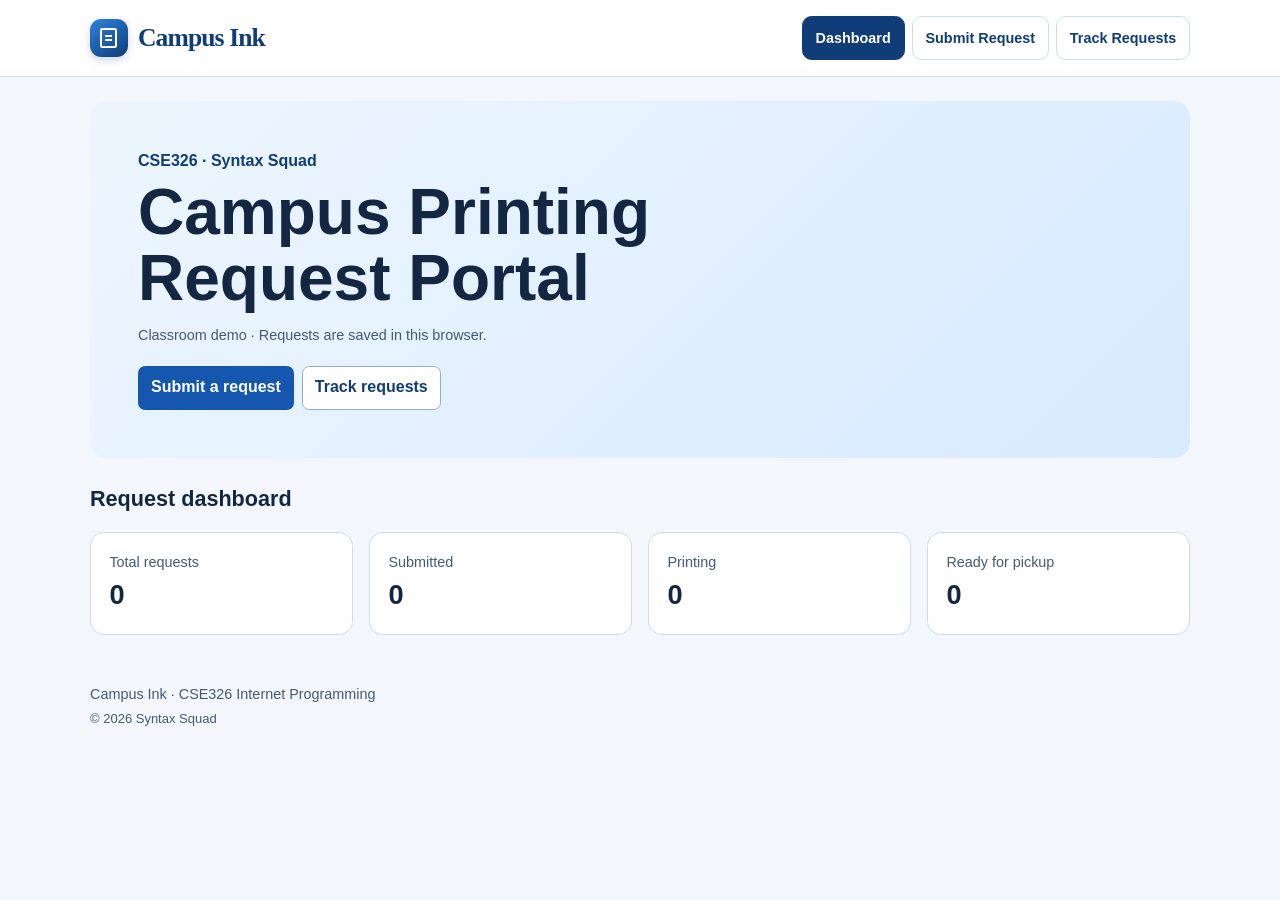
<file: index.html>
<!DOCTYPE html>
<html lang="en">
<head>
  <meta charset="UTF-8">
  <meta name="viewport" content="width=device-width, initial-scale=1">
  <meta name="description" content="Submit and track campus printing requests.">
  <title>Dashboard | Campus Ink</title>
  <link rel="stylesheet" href="style.css">
  <script src="script.js" defer></script>
</head>
<body>
  <header class="site-header">
    <div class="container header-content">
      <a class="brand" href="index.html"><span class="brand-mark" aria-hidden="true"></span>Campus Ink</a>
      <nav aria-label="Main navigation">
        <a href="index.html" aria-current="page">Dashboard</a>
        <a href="submit.html">Submit Request</a>
        <a href="track.html">Track Requests</a>
      </nav>
    </div>
  </header>

  <main class="container">
    <section class="intro" aria-labelledby="page-title">
      <p class="course">CSE326 · Syntax Squad</p>
      <h1 id="page-title">Campus Printing<br>Request Portal</h1>
      <p class="demo-note">Classroom demo · Requests are saved in this browser.</p>
      <div class="form-actions dashboard-actions">
        <a class="button" href="submit.html">Submit a request</a>
        <a class="button secondary" href="track.html">Track requests</a>
      </div>
    </section>

    <h2>Request dashboard</h2>
    <section class="summary" aria-label="Request summary">
      <div><span>Total requests</span><strong id="total">0</strong></div>
      <div><span>Submitted</span><strong id="submitted">0</strong></div>
      <div><span>Printing</span><strong id="printing">0</strong></div>
      <div><span>Ready for pickup</span><strong id="ready">0</strong></div>
    </section>

    <p id="dashboard-message" class="message" role="status"></p>
  </main>

  <footer class="container">
    Campus Ink · CSE326 Internet Programming
    <small class="copyright">© 2026 Syntax Squad</small>
  </footer>

</body>
</html>
</file>
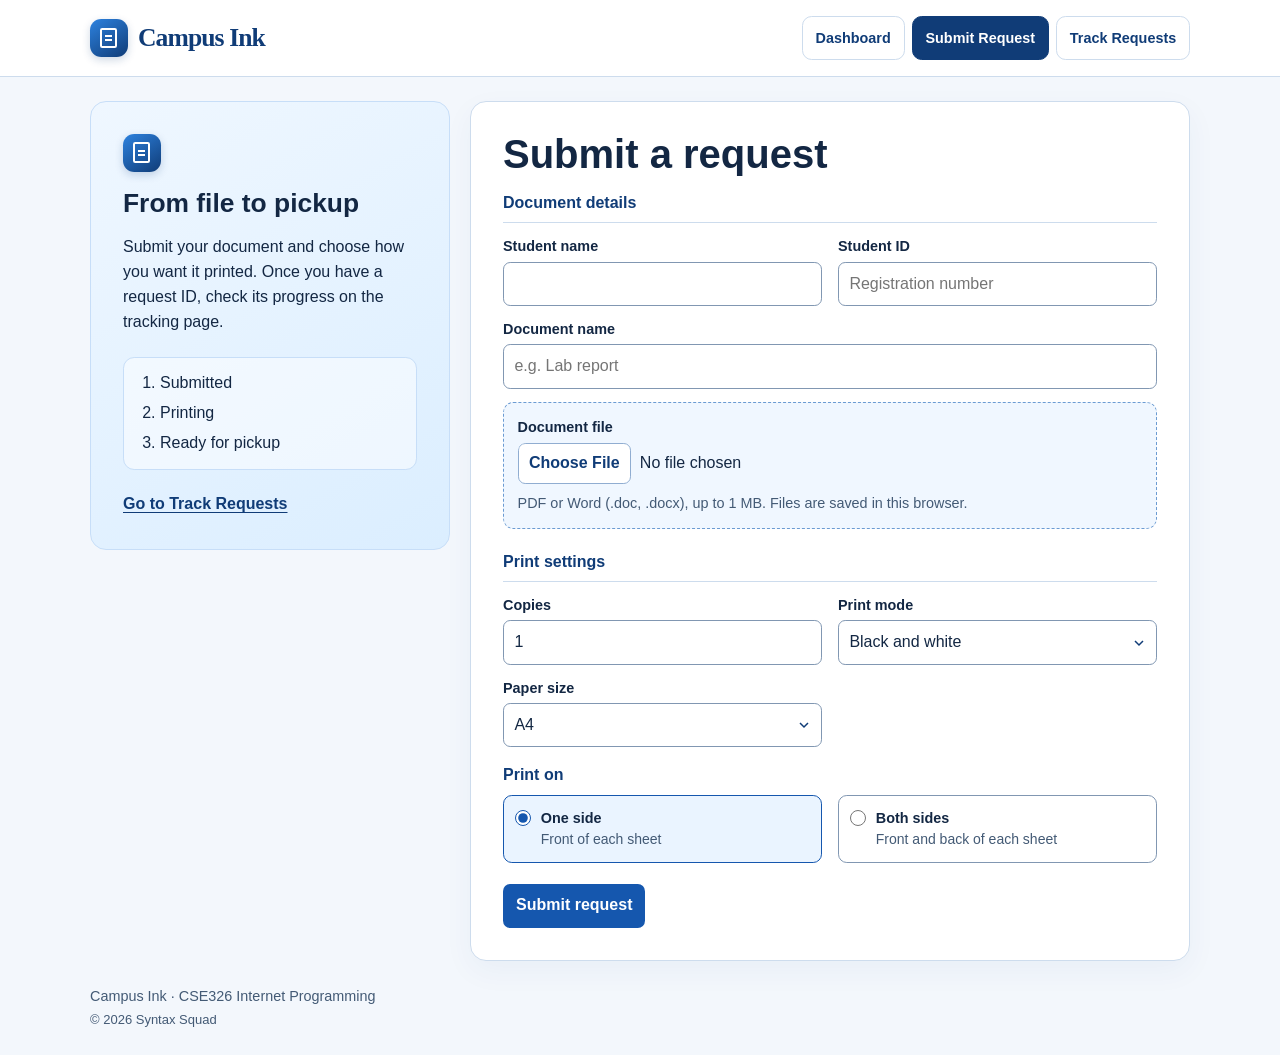
<file: submit.html>
<!DOCTYPE html>
<html lang="en">
<head>
  <meta charset="UTF-8">
  <meta name="viewport" content="width=device-width, initial-scale=1">
  <meta name="description" content="Submit and track campus printing requests.">
  <title>Submit Request | Campus Ink</title>
  <link rel="stylesheet" href="style.css">
  <script src="script.js" defer></script>
</head>
<body>
  <header class="site-header">
    <div class="container header-content">
      <a class="brand" href="index.html"><span class="brand-mark" aria-hidden="true"></span>Campus Ink</a>
      <nav aria-label="Main navigation">
        <a href="index.html">Dashboard</a>
        <a href="submit.html" aria-current="page">Submit Request</a>
        <a href="track.html">Track Requests</a>
      </nav>
    </div>
  </header>

  <main class="container submit-layout">
    <aside class="submit-guide" aria-labelledby="guide-title">
      <span class="brand-mark" aria-hidden="true"></span>
      <h2 id="guide-title">From file to pickup</h2>
      <p>Submit your document and choose how you want it printed. Once you have a request ID, check its progress on the tracking page.</p>
      <ol class="guide-steps">
        <li>Submitted</li>
        <li>Printing</li>
        <li>Ready for pickup</li>
      </ol>
      <a href="track.html">Go to Track Requests</a>
    </aside>
    <section class="panel" id="new-request" aria-labelledby="form-title">
      <h1 id="form-title">Submit a request</h1>
      <form id="request-form">
        <fieldset>
          <legend>Document details</legend>
          <div class="field-row">
            <div>
              <label for="student">Student name</label>
              <input id="student" name="student" autocomplete="name" maxlength="60" required>
            </div>
            <div>
              <label for="student-id">Student ID</label>
              <input id="student-id" name="studentId" placeholder="Registration number" maxlength="32" required>
            </div>
            <div class="document-name-field">
              <label for="document">Document name</label>
              <input id="document" name="document" placeholder="e.g. Lab report" maxlength="100" required>
            </div>
          </div>

          <div class="upload-box">
            <label for="attachment">Document file</label>
            <input id="attachment" name="attachment" type="file" accept=".pdf,.doc,.docx" aria-describedby="attachment-help" required>
            <p id="attachment-help" class="field-help">PDF or Word (.doc, .docx), up to 1 MB. Files are saved in this browser.</p>
          </div>
        </fieldset>

        <fieldset>
          <legend>Print settings</legend>
          <div class="field-row">
            <div>
              <label for="copies">Copies</label>
              <input id="copies" name="copies" type="number" min="1" max="50" value="1" required>
            </div>
            <div>
              <label for="mode">Print mode</label>
              <select id="mode" name="mode">
                <option>Black and white</option>
                <option>Colour</option>
              </select>
            </div>
            <div>
              <label for="paper-size">Paper size</label>
              <select id="paper-size" name="paperSize">
                <option>A4</option>
                <option>A3</option>
                <option>A5</option>
                <option>Letter</option>
                <option>Legal</option>
              </select>
            </div>
          </div>
          <fieldset class="print-sides">
            <legend>Print on</legend>
            <div class="field-row">
              <label class="side-option">
                <input type="radio" name="sides" value="one" checked>
                <span>One side <small>Front of each sheet</small></span>
              </label>
              <label class="side-option">
                <input type="radio" name="sides" value="two">
                <span>Both sides <small>Front and back of each sheet</small></span>
              </label>
            </div>
          </fieldset>
        </fieldset>

        <div class="form-actions">
          <button type="submit" id="submit-button" disabled>Submit request</button>
          <a href="track.html" class="button secondary" id="cancel-edit" hidden>Cancel edit</a>
        </div>
      </form>
      <a href="track.html" id="view-requests" hidden>View your requests</a>
      <p id="form-message" class="message" role="status"></p>
    </section>

  </main>

  <footer class="container">
    Campus Ink · CSE326 Internet Programming
    <small class="copyright">© 2026 Syntax Squad</small>
  </footer>

</body>
</html>
</file>
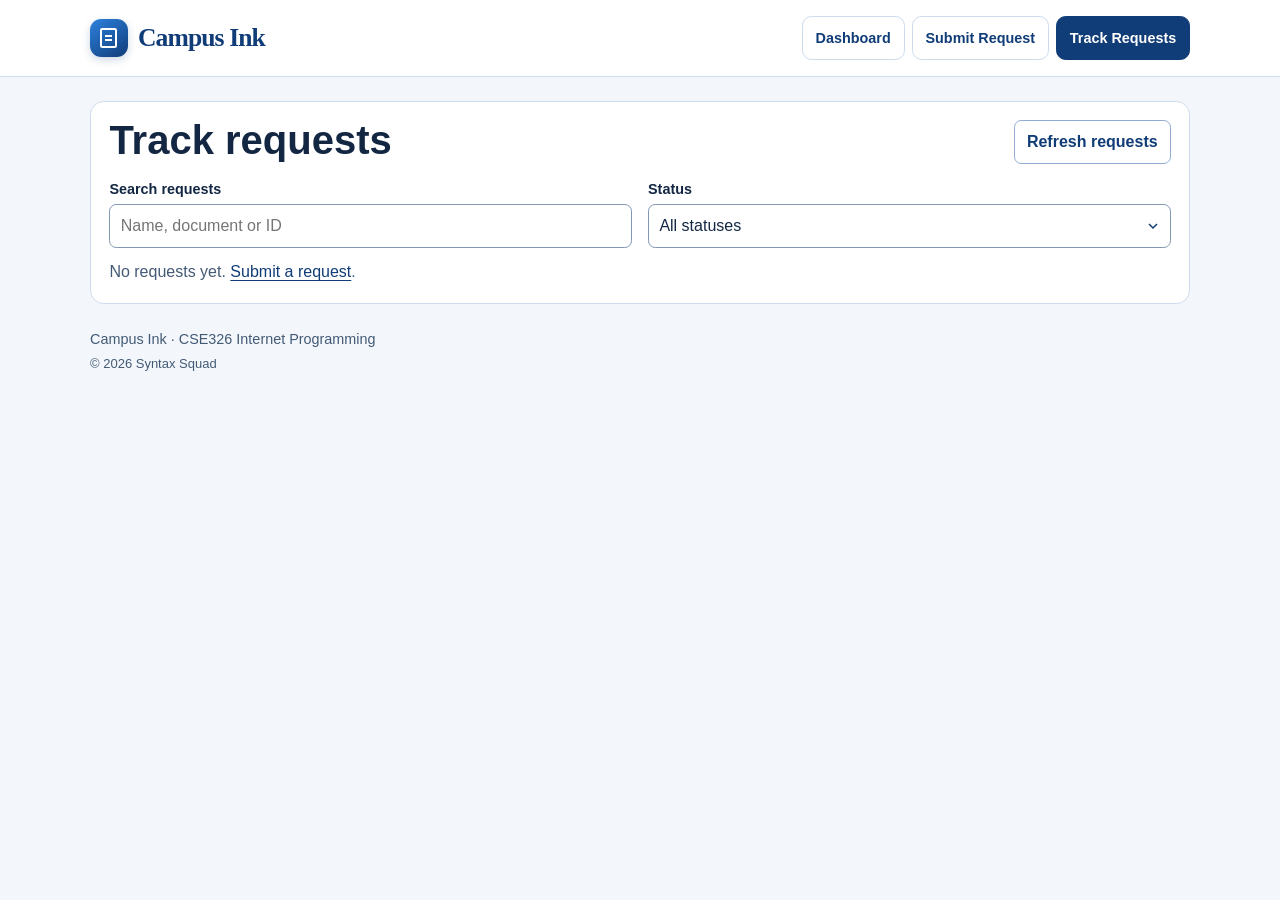
<file: track.html>
<!DOCTYPE html>
<html lang="en">
<head>
  <meta charset="UTF-8">
  <meta name="viewport" content="width=device-width, initial-scale=1">
  <meta name="description" content="Submit and track campus printing requests.">
  <title>Track Requests | Campus Ink</title>
  <link rel="stylesheet" href="style.css">
  <script src="script.js" defer></script>
</head>
<body>
  <header class="site-header">
    <div class="container header-content">
      <a class="brand" href="index.html"><span class="brand-mark" aria-hidden="true"></span>Campus Ink</a>
      <nav aria-label="Main navigation">
        <a href="index.html">Dashboard</a>
        <a href="submit.html">Submit Request</a>
        <a href="track.html" aria-current="page">Track Requests</a>
      </nav>
    </div>
  </header>

  <main class="container">
    <section class="panel" id="requests" aria-labelledby="requests-title">
      <div class="card-heading">
        <h1 id="requests-title">Track requests</h1>
        <button type="button" class="secondary" id="refresh-requests">Refresh requests</button>
      </div>
      <div class="field-row filters">
        <div>
          <label for="search">Search requests</label>
          <input type="search" id="search" placeholder="Name, document or ID">
        </div>
        <div>
          <label for="filter">Status</label>
          <select id="filter">
            <option value="">All statuses</option>
            <option>Submitted</option>
            <option>Printing</option>
            <option>Ready for pickup</option>
          </select>
        </div>
      </div>
      <p id="list-message" class="message" role="status"></p>
      <p id="empty-message" class="empty" hidden>No requests yet. <a href="submit.html">Submit a request</a>.</p>
      <p id="no-results" class="empty" hidden>No requests match your search or filter.</p>
      <ul id="request-list"></ul>
    </section>
  </main>

  <footer class="container">
    Campus Ink · CSE326 Internet Programming
    <small class="copyright">© 2026 Syntax Squad</small>
  </footer>

  <template id="request-card">
    <li class="request-card">
      <div class="card-heading">
        <div>
          <p class="request-id"></p>
          <h3></h3>
        </div>
        <span class="badge"></span>
      </div>
      <p class="details"></p>
      <div class="card-actions">
        <a class="button secondary download" hidden>Download document</a>
        <a class="button secondary edit">Edit details</a>
        <button type="button" class="secondary advance"></button>
      </div>
    </li>
  </template>
</body>
</html>
</file>
<file: style.css>
:root {
  --ink: #132743;
  --muted: #435a75;
  --accent: #1557ae;
  --accent-dark: #103c77;
  --border: #cddced;
  --surface: #fff;
}

* { box-sizing: border-box; }

body {
  margin: 0;
  font: 1rem/1.55 "Avenir Next", "Segoe UI", sans-serif;
  color: var(--ink);
  background: #f3f7fc;
}

.container { width: min(1100px, calc(100% - 2rem)); margin-inline: auto; }
.site-header { background: var(--surface); border-bottom: 1px solid var(--border); }
.header-content, nav { display: flex; align-items: center; flex-wrap: wrap; gap: 1rem; }
.header-content { justify-content: space-between; padding-block: 1rem; }
a { color: var(--accent-dark); text-underline-offset: .2em; }
.brand {
  display: inline-flex;
  align-items: center;
  gap: .65rem;
  font-family: Georgia, "Times New Roman", serif;
  font-size: 1.6rem;
  font-weight: 700;
  letter-spacing: -.035em;
  text-decoration: none;
}

.brand-mark {
  display: grid;
  place-items: center;
  width: 2.35rem;
  height: 2.35rem;
  border-radius: .7rem;
  background: linear-gradient(145deg, #2d82df, var(--accent-dark));
  box-shadow: 0 3px 8px #103c7733;
}

/* A sheet of paper with two printed lines. */
.brand-mark::before {
  content: "";
  width: .8rem;
  height: 1.06rem;
  border: 2px solid white;
  border-radius: .14rem;
  background:
    linear-gradient(white, white) center 37% / 55% 2px no-repeat,
    linear-gradient(white, white) center 65% / 55% 2px no-repeat;
}

.intro {
  margin-block: 1.5rem;
  padding: clamp(1.25rem, 5vw, 3rem);
  border-radius: 1rem;
  background: linear-gradient(135deg, #edf6ff, #d7eaff);
}
.course, .request-id { font-weight: 700; color: var(--accent-dark); }
h1, h2, h3, p { margin: 0; }
h1 { margin: .4rem 0 .75rem; font-size: clamp(2rem, 6vw, 4rem); line-height: 1.03; }
h2 { margin-bottom: 1rem; font-size: 1.35rem; }
h3 { font-size: 1.05rem; overflow-wrap: anywhere; }
.demo-note { margin-top: .75rem; color: var(--muted); font-size: .9rem; }

.summary, .field-row { display: grid; gap: 1rem; }
.summary { grid-template-columns: repeat(4, minmax(0, 1fr)); margin-bottom: 1.5rem; }
.summary div, .panel {
  padding: 1.15rem;
  border: 1px solid var(--border);
  border-radius: .85rem;
  background: var(--surface);
}
.summary span { display: block; color: var(--muted); font-size: .9rem; }
.summary strong { font-size: 1.7rem; }
.field-row { grid-template-columns: repeat(2, minmax(0, 1fr)); }
label { display: block; margin-bottom: .25rem; font-size: .9rem; font-weight: 650; }
input, select, button { font: inherit; }
input, select {
  width: 100%;
  min-height: 2.75rem;
  padding: .55rem .65rem;
  border: 1px solid #8197b2;
  border-radius: .45rem;
  color: var(--ink);
  background: var(--surface);
}
select {
  appearance: none;
  padding-right: 2rem;
  background-image: url("data:image/svg+xml,%3Csvg xmlns='http://www.w3.org/2000/svg' viewBox='0 0 16 16'%3E%3Cpath d='m4 6 4 4 4-4' fill='none' stroke='%23103c77' stroke-width='1.5'/%3E%3C/svg%3E");
  background-repeat: no-repeat;
  background-position: right .55rem center;
  background-size: 1rem;
}
form input, form select { margin-bottom: .8rem; }
button {
  min-height: 2.75rem;
  padding: .45rem .75rem;
  border: 1px solid transparent;
  border-radius: .45rem;
  background: var(--accent);
  color: white;
  cursor: pointer;
  font-weight: 650;
}
button:hover { background: var(--accent-dark); }
.secondary { background: white; border-color: #90add1; color: var(--accent-dark); }
.secondary:hover { background: #e9f3ff; }
:focus-visible { outline: 3px solid #1464c8; outline-offset: 3px; }

.form-actions, .card-actions, .card-heading { display: flex; flex-wrap: wrap; gap: .5rem; align-items: start; }
.card-heading { justify-content: space-between; }
.message, .empty { margin-top: .75rem; color: var(--muted); }
.message:empty { margin: 0; }
.message.error { color: #9d243c; }
#request-list { list-style: none; margin: 0; padding: 0; }
.request-card { margin-top: .85rem; padding: .85rem; border: 1px solid var(--border); border-radius: .65rem; }
.request-id { font-size: .85rem; }
.details { margin: .45rem 0 .75rem; color: var(--muted); overflow-wrap: anywhere; }
.badge { padding: .2rem .55rem; border-radius: 1rem; background: #e1efff; color: var(--accent-dark); font-size: .875rem; }
.badge[data-status="Printing"] { background: #fff0ca; color: #664500; }
.badge[data-status="Ready for pickup"] { background: #daf3e6; color: #13573b; }
footer { padding-block: 1.5rem; color: var(--muted); font-size: .9rem; }

@media (max-width: 760px) {
  .summary { grid-template-columns: repeat(2, minmax(0, 1fr)); }
}
@media (max-width: 380px) {
  .field-row { grid-template-columns: 1fr; gap: .35rem; }
}

[hidden] { display: none !important; }
nav { gap: .45rem; }
nav a {
  display: inline-flex;
  align-items: center;
  min-height: 2.75rem;
  padding: .45rem .8rem;
  border: 1px solid var(--border);
  border-radius: .6rem;
  font-size: .9rem;
  font-weight: 650;
  text-decoration: none;
}
nav a:hover { background: #e9f3ff; }
nav a[aria-current="page"] {
  background: var(--accent-dark);
  border-color: var(--accent-dark);
  color: white;
}
.panel { margin-top: 1.5rem; }
.panel h1 { margin: 0 0 1rem; font-size: clamp(1.75rem, 4vw, 2.5rem); }
.dashboard-actions { margin-top: 1.25rem; }
.button {
  display: inline-block;
  min-height: 2.75rem;
  padding: .45rem .75rem;
  border: 1px solid transparent;
  border-radius: .45rem;
  background: var(--accent);
  color: white;
  font-weight: 650;
  text-decoration: none;
}
.button:hover { background: var(--accent-dark); }
.button.secondary { background: white; border-color: #90add1; color: var(--accent-dark); }
.button.secondary:hover { background: #e9f3ff; }
#view-requests { display: inline-block; margin-top: .75rem; }
.field-help { margin: -.45rem 0 .85rem; color: var(--muted); font-size: .9rem; overflow-wrap: anywhere; }
button:disabled { opacity: .65; cursor: wait; }

@media (prefers-reduced-motion: no-preference) {
  nav a, .dashboard-actions .button {
    transition: transform 150ms ease, box-shadow 150ms ease, background-color 150ms ease;
  }
  nav a:hover, .dashboard-actions .button:hover {
    transform: translateY(-2px);
    box-shadow: 0 4px 10px #103c7726;
  }
  nav a:active, .dashboard-actions .button:active {
    transform: translateY(1px);
    box-shadow: none;
  }
}

.submit-layout {
  display: grid;
  grid-template-columns: minmax(0, 1fr) minmax(0, 2fr);
  gap: 1.25rem;
  align-items: start;
  margin-top: 1.5rem;
}
.submit-guide {
  padding: clamp(1.25rem, 3vw, 2rem);
  border-radius: 1rem;
  border: 1px solid #c7def8;
  background: linear-gradient(150deg, #eff7ff, #dbeeff);
  color: var(--ink);
}
.submit-guide .brand-mark { margin-bottom: 1rem; }
.submit-guide h2 { font-size: 1.65rem; line-height: 1.2; }
.submit-guide a { color: var(--accent-dark); font-weight: 650; }
.guide-steps {
  margin: 1.4rem 0;
  padding: .8rem 1rem .8rem 2.25rem;
  border: 1px solid #c7def8;
  border-radius: .7rem;
  background: #ffffff80;
}
.guide-steps li + li { margin-top: .35rem; }
#new-request {
  margin-top: 0;
  padding: clamp(1rem, 3vw, 2rem);
  border-radius: 1rem;
  box-shadow: 0 10px 30px #103c770c;
}
#request-form fieldset {
  min-width: 0;
  margin: 0 0 1.3rem;
  padding: 0;
  border: 0;
}
#request-form legend {
  width: 100%;
  margin-bottom: .75rem;
  padding: 0 0 .4rem;
  border-bottom: 1px solid var(--border);
  color: var(--accent-dark);
  font-weight: 750;
}
#request-form .field-row { gap: .75rem 1rem; }
.document-name-field { grid-column: 1 / -1; }
#request-form .field-row input,
#request-form .field-row select { margin-bottom: 0; }
.upload-box {
  margin-top: .8rem;
  padding: .85rem;
  border: 1px dashed #6b9bd2;
  border-radius: .65rem;
  background: #f0f7ff;
}
.upload-box input { padding: 0; border: 0; background: transparent; }
.upload-box input::file-selector-button {
  margin-right: .55rem;
  padding: .45rem .65rem;
  border: 1px solid #90add1;
  border-radius: .45rem;
  background: white;
  color: var(--accent-dark);
  font: inherit;
  font-weight: 650;
  cursor: pointer;
}
.upload-box .field-help { margin-bottom: 0; }
#request-form .print-sides { margin: 1rem 0 0; }
#request-form .print-sides legend { border: 0; padding: 0; margin-bottom: .4rem; }
.side-option {
  display: flex;
  align-items: flex-start;
  gap: .6rem;
  margin: 0;
  padding: .7rem;
  border: 1px solid #8197b2;
  border-radius: .55rem;
  cursor: pointer;
}
.side-option:has(:checked) { border-color: var(--accent); background: #eaf4ff; }
.side-option input[type="radio"] {
  flex: 0 0 auto;
  width: 1rem;
  min-height: 1rem;
  margin: .2rem 0 0;
  accent-color: var(--accent);
}
.side-option small { display: block; color: var(--muted); font-size: .875rem; font-weight: 400; }
@media (max-width: 760px) {
  .submit-layout { grid-template-columns: 1fr; }
  #new-request { grid-row: 1; }
}

.copyright { display: block; margin-top: .2rem; font-size: .8125rem; }
</file>
